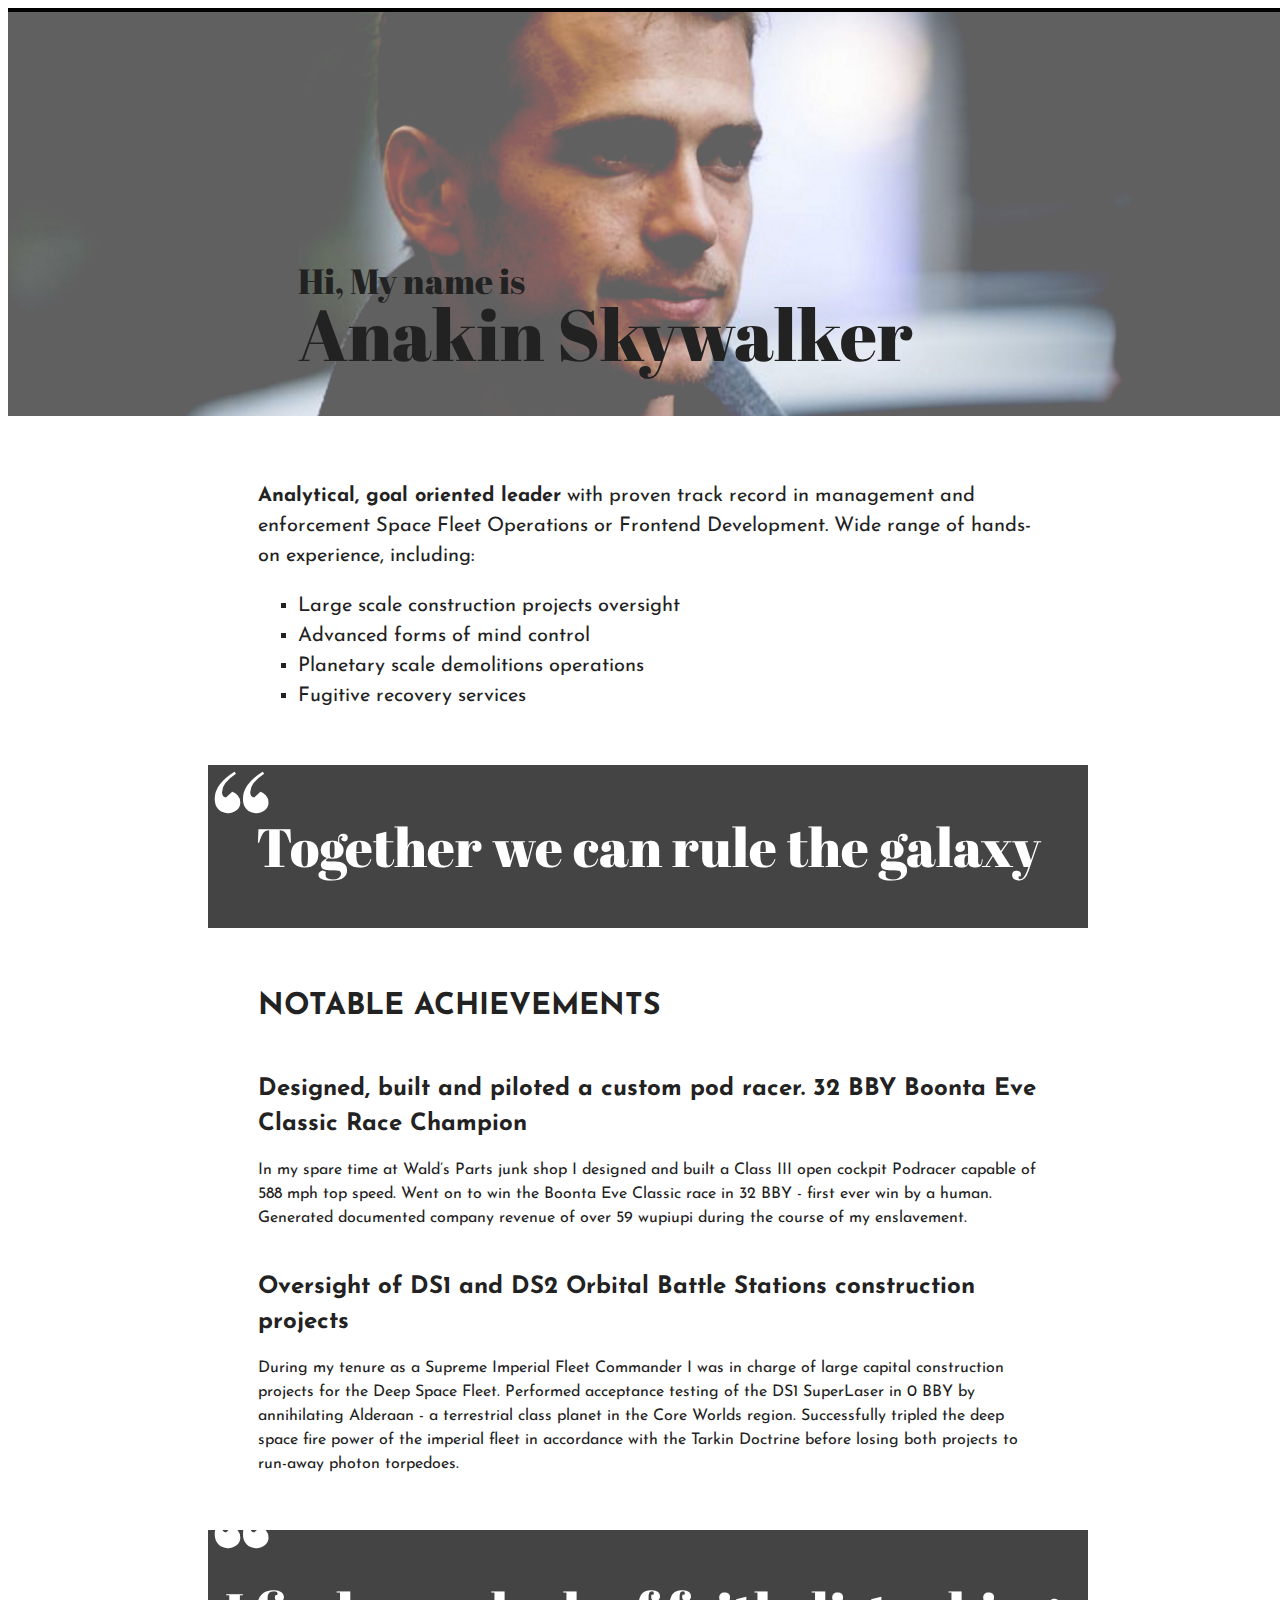
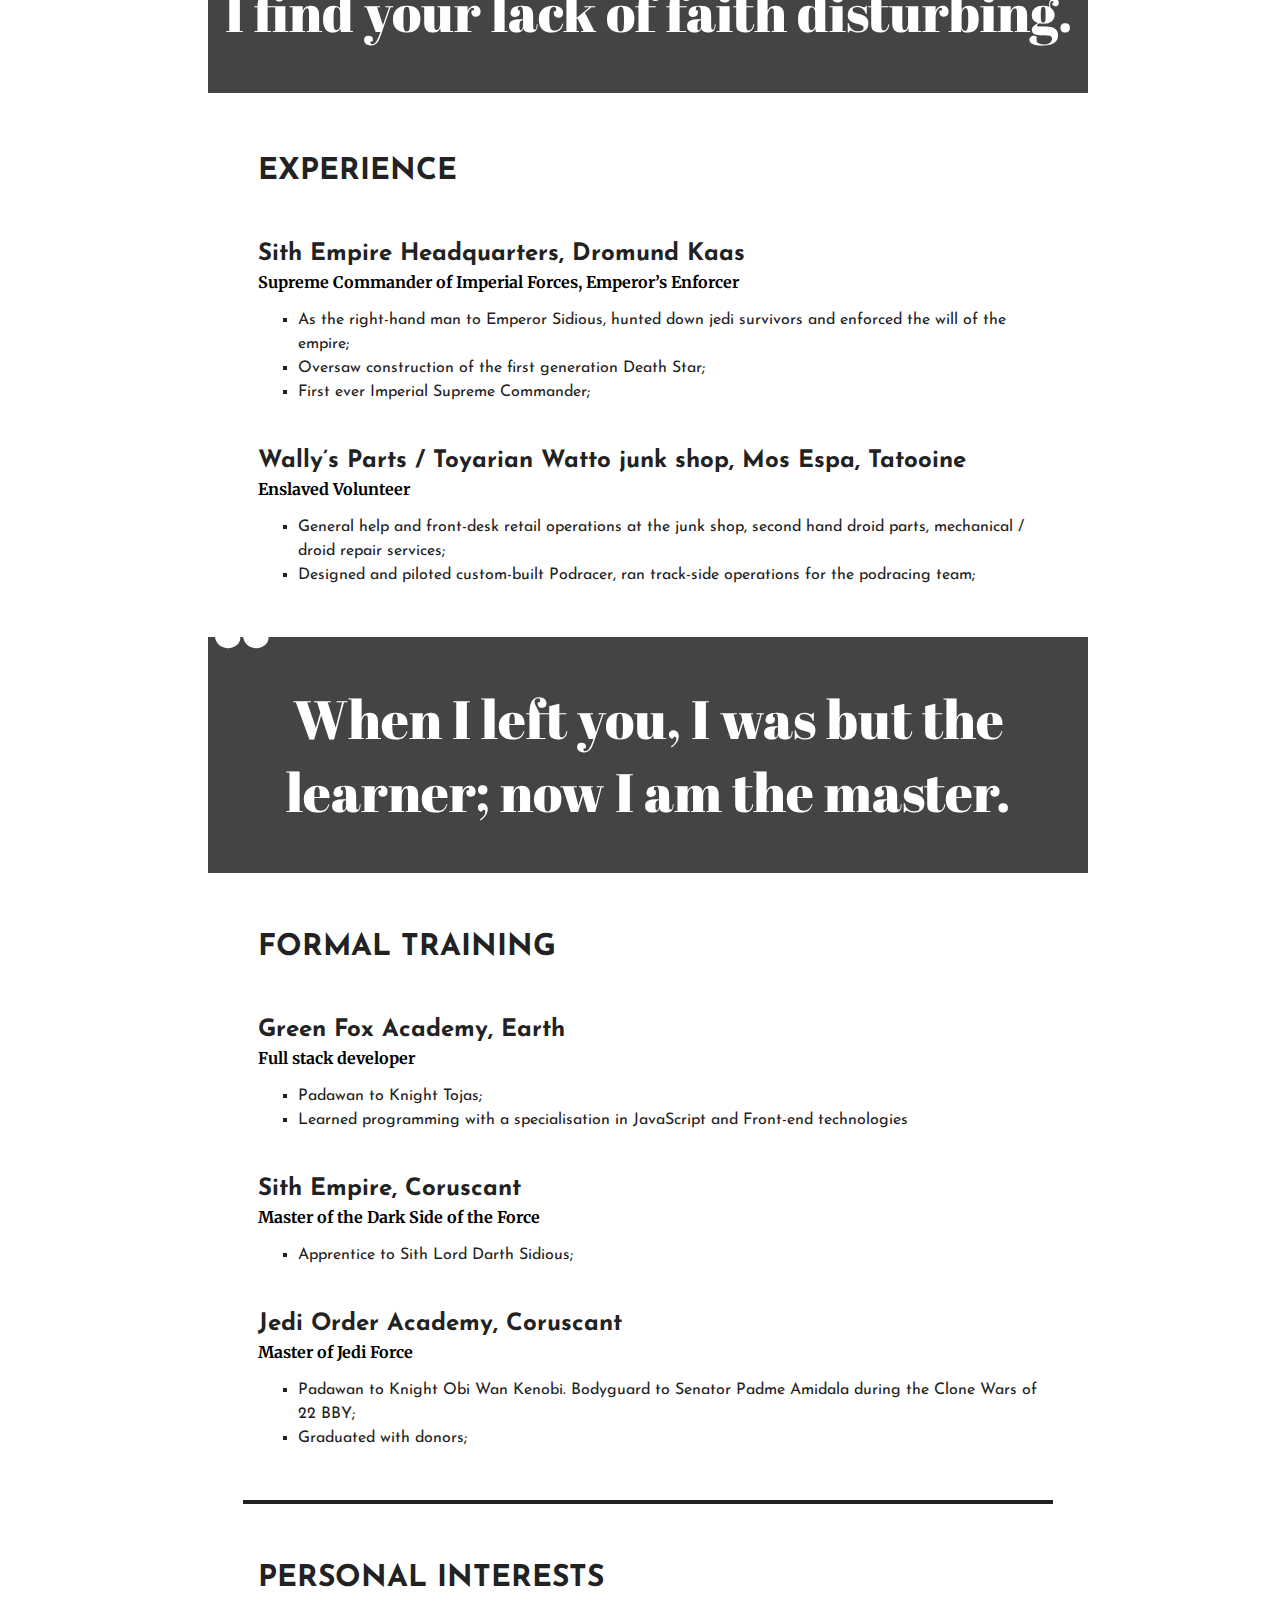
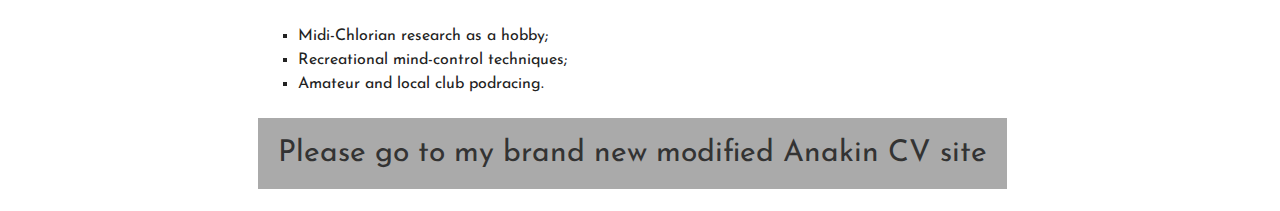
<file: index.html>
<!DOCTYPE html>
<html lang="en" >
<head>
  <meta charset="UTF-8">
  <title>My first website about Anakin </title>
  <link href="https://fonts.googleapis.com/css2?family=Josefin+Sans&display=swap" rel="stylesheet">

<link href="https://fonts.googleapis.com/css2?family=Abril+Fatface&display=swap" rel="stylesheet">

<link href="https://fonts.googleapis.com/css2?family=Merriweather:ital@1&display=swap" rel="stylesheet">

<link rel="stylesheet" href="./style.css">

</head>
<body>
<!-- partial:index.partial.html -->
<article class="AnakinCV">
  <header>
    <img src="first-website-header.png" alt="">
    <figcaption><span style="font-size: 35px">Hi, My name is</span><br><span style="font-size: 72px">Anakin Skywalker</span></figcaption>
  </header>
  <main>
    <div class="first_part">
      <p><strong>Analytical, goal oriented leader</strong> with proven track record in management and enforcement Space Fleet Operations or Frontend Development. Wide range of hands-on experience, including:
      </p>
      <ul>
        <li>Large scale construction projects oversight</li>
        <li>Advanced forms of mind control</li>
        <li>Planetary scale demolitions operations</li>
        <li>Fugitive recovery services</li>
      </ul>
    </div>
    <blockquote id="firstquote">Together we can rule the galaxy
    </blockquote>
      <div class="second_part">
        <h1>Notable achievements</h1>
        <h2>Designed, built and piloted a custom pod racer. 32 BBY Boonta Eve Classic Race Champion</h2>
        <p>In my spare time at Wald’s Parts junk shop I designed and built a Class III open cockpit Podracer capable of 588 mph top speed. Went on to win the Boonta Eve Classic race in 32 BBY - first ever win by a human. Generated documented company revenue of over 59 wupiupi during the course of my enslavement.</p>
        <h2>Oversight of DS1 and DS2 Orbital Battle Stations construction projects</h2>
        <p>During my tenure as a Supreme Imperial Fleet Commander I was in charge of large capital construction projects for the Deep Space Fleet. Performed acceptance testing of the DS1 SuperLaser in 0 BBY by annihilating Alderaan - a terrestrial class planet in the Core Worlds region. Successfully tripled the deep space fire power of the imperial fleet in accordance with the Tarkin Doctrine before losing both projects to run-away photon torpedoes.</p>        
    </div>
    <blockquote id="secondquote">I find your lack of faith disturbing.</blockquote>
    <div class="third_part">
      <h1>Experience</h1>
      <h2>Sith Empire Headquarters, Dromund Kaas</h2>
      <h3>Supreme Commander of Imperial Forces, Emperor’s Enforcer</h3>
      <ul>
        <li>As the right-hand man to Emperor Sidious, hunted down jedi survivors and enforced the will of the empire;</li>
        <li>Oversaw construction of the first generation Death Star;</li>
        <li>First ever Imperial Supreme Commander;</li>
      </ul>
      <h2>Wally’s Parts / Toyarian Watto junk shop, Mos Espa, Tatooine</h2>
      <h3>Enslaved Volunteer</h3>
      <ul>
        <li>General help and front-desk retail operations at the junk shop, second hand droid parts, mechanical / droid repair services;</li>
        <li>Designed and piloted custom-built Podracer, ran track-side operations for the podracing team;</li>
      </ul>
    </div>
    <blockqoute id="thirdqoute">When I left you, I was but the learner; now I am the master.</blockqoute>
    <div class="fourth_part">
      <h1>Formal training</h1>
      <h2>Green Fox Academy, Earth</h2>
      <h3>Full stack developer</h3>
      <ul>
        <li>Padawan to Knight Tojas;</li>
        <li>Learned programming with a specialisation in JavaScript and Front-end technologies</li>
      </ul>
      <h2>Sith Empire, Coruscant</h2>
      <h3>Master of the Dark Side of the Force</h3>
      <ul>
        <li>Apprentice to Sith Lord Darth Sidious;</li>
      </ul>
      <h2>Jedi Order Academy, Coruscant</h2>
      <h3>Master of Jedi Force</h3>
      <ul>
        <li>Padawan to Knight Obi Wan Kenobi. Bodyguard to Senator Padme Amidala during the Clone Wars of 22 BBY;</li>
        <li>Graduated with donors;</li>
      </ul>
    </div>
    <hr>
    <footer>
      <h1>Personal interests</h1>
      <ul>
        <li>Midi-Chlorian research as a hobby;</li>
        <li>Recreational mind-control techniques;</li>
        <li>Amateur and local club podracing.</li>
      </ul>
      <div class="next">
      <a href="./modana.html">Please go to my brand new modified Anakin CV site</a>
      </div>
    </footer>
  </main>
     
  </article>
<!-- partial -->
  
</body>
</html>
</file>
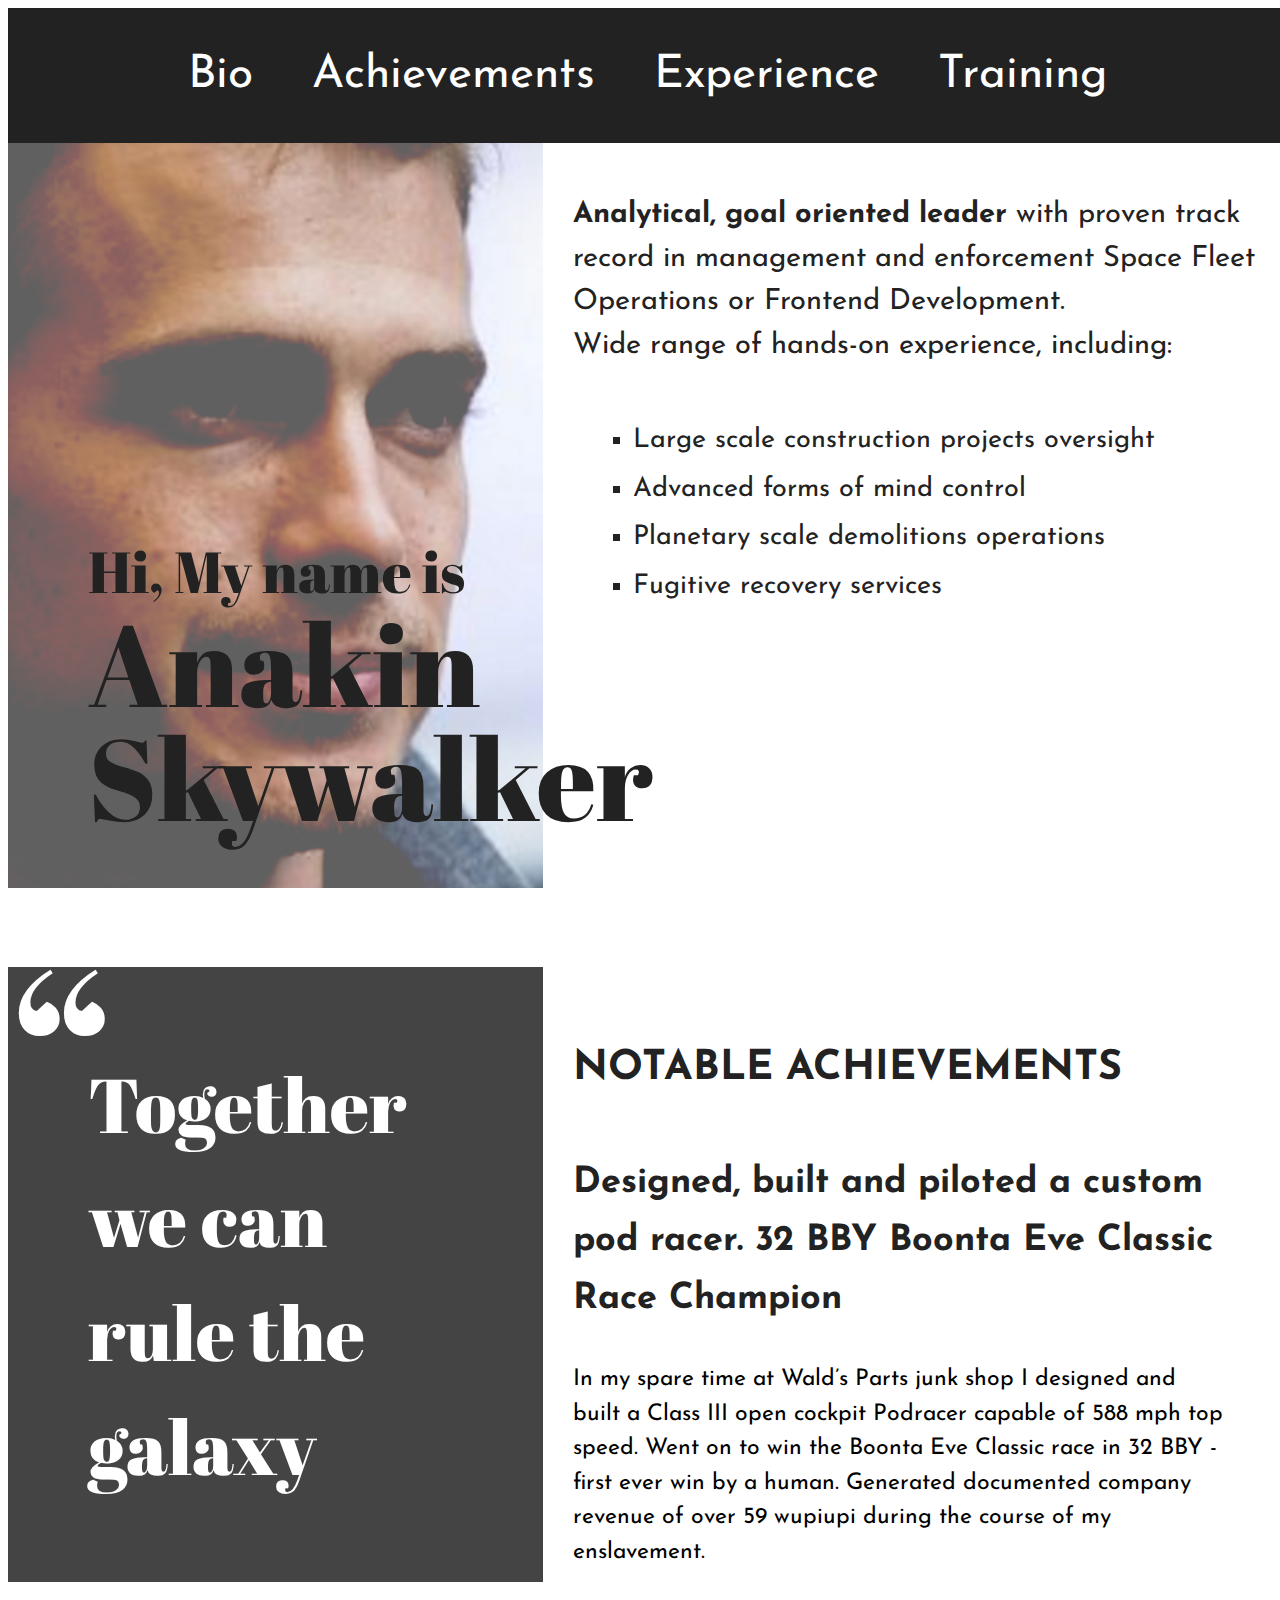
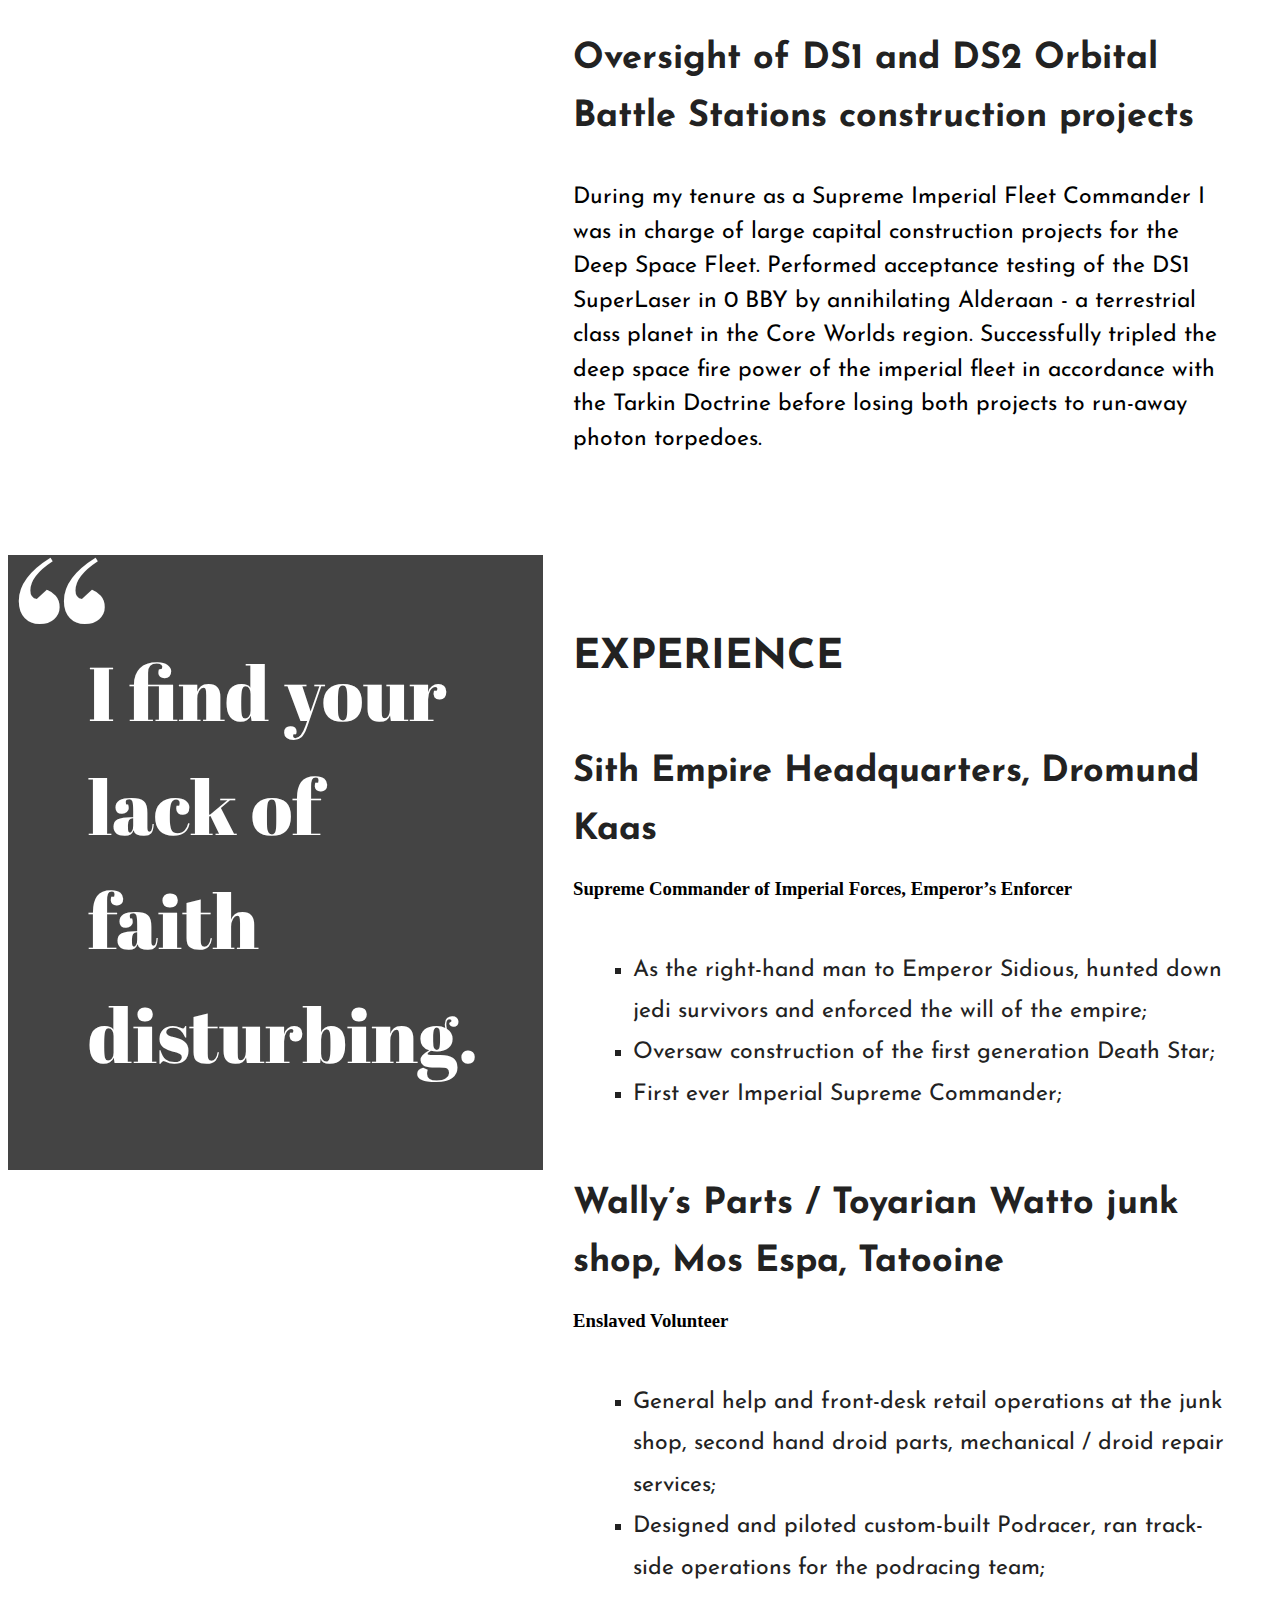
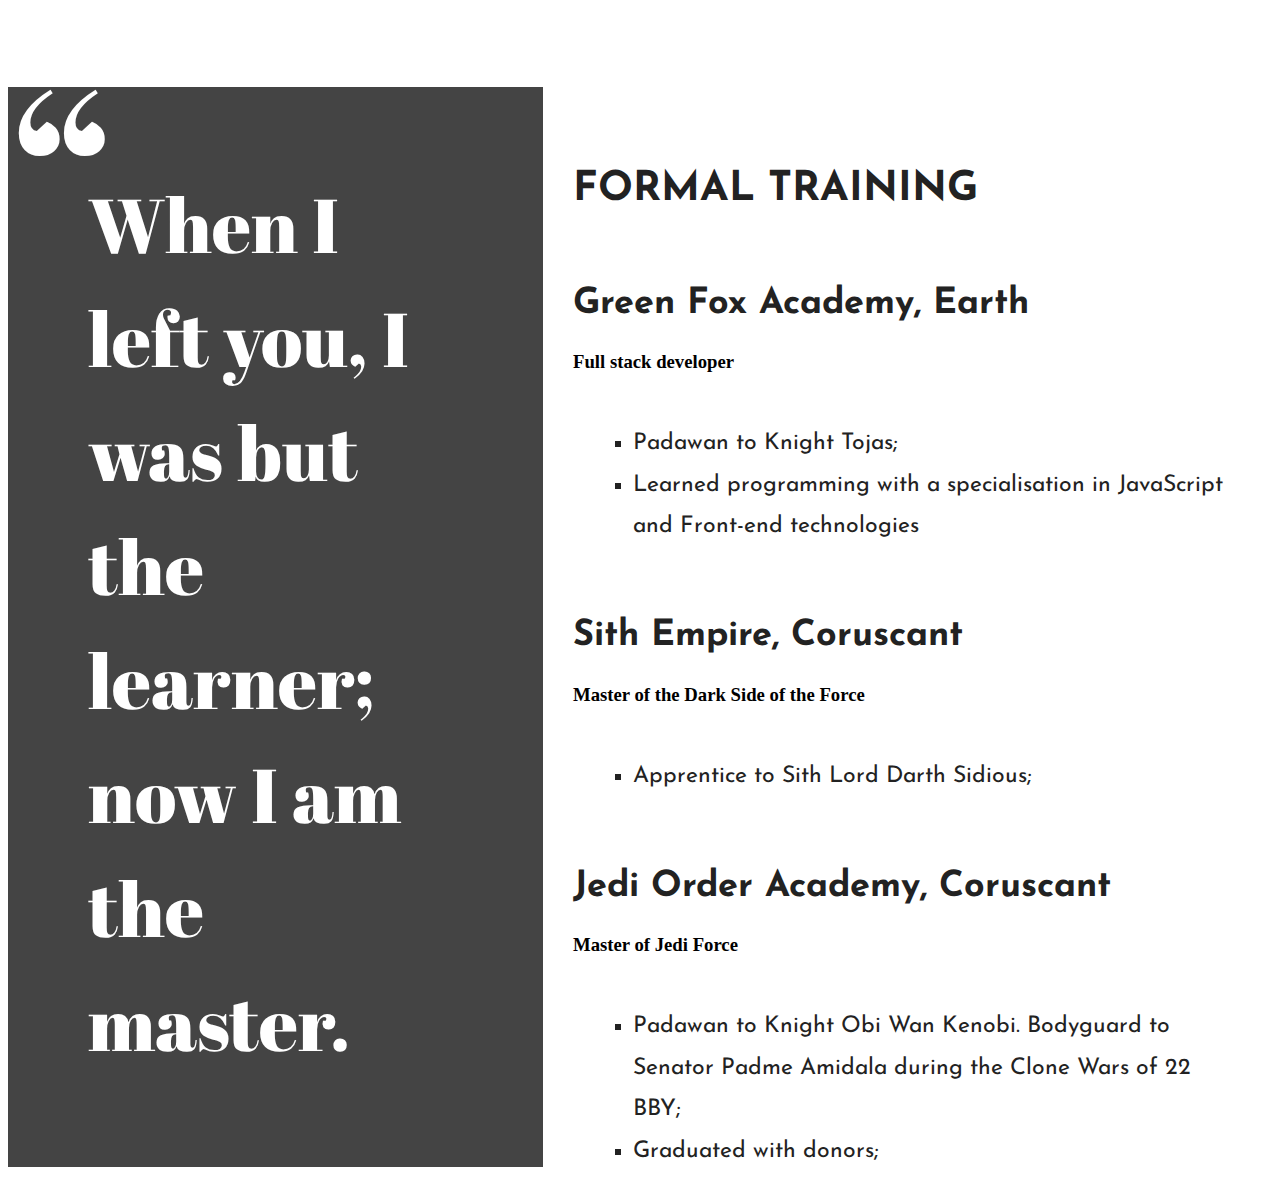
<file: modana.html>
<!DOCTYPE html>
<html lang="en" >
<head>
  <meta charset="UTF-8">
  <title>Modified Anakin </title>
  <link href="https://fonts.googleapis.com/css2?family=Josefin+Sans&display=swap" rel="stylesheet">

<link href="https://fonts.googleapis.com/css2?family=Abril+Fatface&display=swap" rel="stylesheet">

<link href="https://fonts.googleapis.com/css2?family=Merriweather:ital@1&display=swap" rel="stylesheet">

<link rel="stylesheet" href="./modana_style.css">

</head>
<body>
<!-- partial:index.partial.html -->
<main class="AnakinCV">
  <header>
    <a href="#sec1">Bio</a>
    <a href="#sec2">Achievements</a>
    <a href="#sec3">Experience</a>
    <a href="#sec4">Training</a>
  </header>
  <section class="section1" id="sec1">
    <div class="pic">
      <img class="cropped" src="first-website-header.png" alt="Anakin Skywalker">
      <figcaption><span style="font-size: 58px">Hi, My name is</span><br><span style="font-size: 115px">Anakin Skywalker</span></figcaption>
    </div>
    <div class="Bio">
      <article><strong>Analytical, goal oriented leader</strong> with proven track record in management and enforcement Space Fleet Operations or Frontend Development. <br> Wide range of hands-on experience, including:
      </article>
      <ul id="biolist">
        <li>Large scale construction projects oversight</li>
        <li>Advanced forms of mind control</li>
        <li>Planetary scale demolitions operations</li>
        <li>Fugitive recovery services</li>
      </ul>
    </div>
  </section>
  <section class="section2" id="sec2">
    <div class="q1">
      <blockquote class="quote1" id="quote1">Together <br> we can <br> rule the <br> galaxy
      </blockquote>
    </div>
    <div class="achievements">
      <h1>Notable achievements</h1>
      <h2>Designed, built and piloted a custom pod racer. 32 BBY Boonta Eve Classic Race Champion</h2>
      <p>In my spare time at Wald’s Parts junk shop I designed and built a Class III open cockpit Podracer capable of 588 mph top speed. Went on to win the Boonta Eve Classic race in 32 BBY - first ever win by a human. Generated documented company revenue of over 59 wupiupi during the course of my enslavement.</p>
      <h2>Oversight of DS1 and DS2 Orbital Battle Stations construction projects</h2>
      <p>During my tenure as a Supreme Imperial Fleet Commander I was in charge of large capital construction projects for the Deep Space Fleet. Performed acceptance testing of the DS1 SuperLaser in 0 BBY by annihilating Alderaan - a terrestrial class planet in the Core Worlds region. Successfully tripled the deep space fire power of the imperial fleet in accordance with the Tarkin Doctrine before losing both projects to run-away photon torpedoes.</p>
    </div>
  </section>
  <section class="section3" id="sec3">
    <div class="q2">
      <blockquote class="quote2" id="quote2">I find your lack of <br>faith disturbing.</blockquote>
    </div>
    <div class="Experience">
      <h1>Experience</h1>
      <h2>Sith Empire Headquarters, Dromund Kaas</h2>
      <h3>Supreme Commander of Imperial Forces, Emperor’s Enforcer</h3>
      <ul>
        <li>As the right-hand man to Emperor Sidious, hunted down jedi survivors and enforced the will of the empire;</li>
        <li>Oversaw construction of the first generation Death Star;</li>
        <li>First ever Imperial Supreme Commander;</li>
      </ul>
      <h2>Wally’s Parts / Toyarian Watto junk shop, Mos Espa, Tatooine</h2>
      <h3>Enslaved Volunteer</h3>
      <ul>
        <li>General help and front-desk retail operations at the junk shop, second hand droid parts, mechanical / droid repair services;</li>
        <li>Designed and piloted custom-built Podracer, ran track-side operations for the podracing team;</li>
      </ul>
    </div>
  </section>
  <section class="section4" id="sec4">
    <div class="q4">
      <blockqoute class="quote3" id="quote3">When I <br>left you, I was but <br>the <br>learner; <br>now I am <br>the <br>master.</blockqoute>
    </div>
    <div class="train">
      <h1>Formal training</h1>
      <h2>Green Fox Academy, Earth</h2>
      <h3>Full stack developer</h3>
      <ul>
        <li>Padawan to Knight Tojas;</li>
        <li>Learned programming with a specialisation in JavaScript and Front-end technologies</li>
      </ul>
      <h2>Sith Empire, Coruscant</h2>
      <h3>Master of the Dark Side of the Force</h3>
      <ul>
        <li>Apprentice to Sith Lord Darth Sidious;</li>
      </ul>
      <h2>Jedi Order Academy, Coruscant</h2>
      <h3>Master of Jedi Force</h3>
      <ul>
        <li>Padawan to Knight Obi Wan Kenobi. Bodyguard to Senator Padme Amidala during the Clone Wars of 22 BBY;</li>
        <li>Graduated with donors;</li>
      </ul>
    </div>
  </section>
</main>
<!-- partial -->
  
</body>
</html>
</file>
<file: style.css>
.AnakinCV {
  width: 1280px;
  margin-left: auto;
  margin-right: auto;
}
header {
  background: black;
  display: flex;
  position: relative;
}
img {
  width: 100%;
  margin-top: 4px;
}
figcaption {
  font-family: "Abril Fatface", cursive;
  color: #222;
  width: 700px;
  position: absolute;
  left: 290px;
  top: 250px;
  line-height: 45px;
}
p {
  font-family: "Josefin Sans", sans-serif;
  color:  #222;
}
ul {
  font-family: "Josefin Sans", sans-serif;
  color:  #222;
}
.first_part {
  width: 780px;
  margin-left: auto;
  margin-right: auto;
  font-size: 20px;
  margin-top: 65px;
  line-height: 30px;
  color:  #222;
}
.second_part {
  width: 780px;
  margin-left: auto;
  margin-right: auto;
}
.third_part {
  width: 780px;
  margin-left: auto;
  margin-right: auto;
}
.fourth_part {
  width: 780px;
  margin-left: auto;
  margin-right: auto;
}
h1 {
  font-family: "Josefin Sans", sans-serif;
  text-transform: uppercase;
  font-size: 30px;
  line-height: 50px;
  color:  #222;
}
h2 {
  font-family: "Josefin Sans", sans-serif;
  line-height: 35px;
  margin-top: 40px;
  margin-bottom: 0;
  color:  #222;
}
p {
  line-height: 1.5em;
}
li {
  list-style-type: square;
}
main {
  position: relative;
}
#firstquote::before {
  content: "\201C";
  position: absolute;
  left: 200px;
  top: 245px;
  font-size: 150px;
}
#firstquote {
  font-family: "Abril Fatface", cursive;
  font-size: 54px;
  background: #444;
  color: white;
  width: 880px;
  margin-left: auto;
  margin-right: auto;
  padding-top: 45px;
  padding-bottom: 45px;
  display: flex;
  justify-content: center;
  align-items: center;
}
#secondquote {
  font-family: "Abril Fatface", cursive;
  font-size: 54px;
  background: #444;
  color: white;
  width: 880px;
  margin-left: auto;
  margin-right: auto;
  padding-top: 45px;
  padding-bottom: 45px;
  display: flex;
  justify-content: space-around;
  align-items: center;
}
#secondquote::before {
  content: "\201C";
  position: absolute;
  left: 200px;
  top: 980px;
  font-size: 150px;
}
h3 {
  font-family: 'Merriweather', serif;
  line-height: normal;
  font-size: 16px;
  margin-top: 0;
}
li {
  line-height: 1.5em;
}
#thirdqoute {
  font-family: "Abril Fatface", cursive;
  font-size: 54px;
  background: #444;
  color: white;
  width: 880px;
  margin-left: auto;
  margin-right: auto;
  margin-top: 50px;
  margin-bottom: 50px;
  padding-top: 45px;
  padding-bottom: 45px;
  display: flex;
/*   justify-content: center; */
/*   align-items: center; */
  text-align: center;
}
#thirdqoute::before {
  content: "\201C";
  position: absolute;
  left: 200px;
  top: 1680px;
  font-size: 150px;
}
hr {
 height: 4px;
 border-width: 0px;
 background-color: #222;
   width: 810px;
  margin-left: auto;
  margin-right: auto;
  margin-top: 50px;
  margin-bottom: 50px;
}
footer {
  width: 780px;
  margin-left: auto;
  margin-right: auto;
}
.next {
  margin-top: 40px;
  margin-bottom: 40px;
}
a {
  font-family: "Josefin Sans", sans-serif;
  line-height: 35px;
  font-size: 30px;
  color: #333; 
  text-decoration: none;
  background: #aaaaaa;
  padding: 20px;
  }
</file>
<file: modana_style.css>
.AnakinCV {
  width: 1280px;
  margin-left: auto;
  margin-right: auto;
}
header {
  background: #222;
  height: 135px;
  display: flex;
  align-items: center;
  justify-content: center;
  padding-left: 150px;
  padding-right: 150px;
}
a {
  font-family: "Josefin Sans", sans-serif;
  font-size: 46px;
  color: white;
  display: block;
  text-decoration: none;
  margin: auto;
}
.cropped {
  width: 535px;
  height: 745px;
  object-fit: cover;
  object-position: 50% 0;
}
.section1 {
  position: relative;
  display: flex;
  flex-direction: raw;
}
.section2 {
  position: relative;
  display: flex;
  flex-direction: raw;
  margin-top: 75px;
}
.section3 {
  position: relative;
  display: flex;
  flex-direction: raw;
  margin-top: 75px;
}
.section4 {
  position: relative;
  display: flex;
  flex-direction: raw;
  margin-top: 75px;
}
.Bio {
  margin-left: 30px;
  margin-right: 30px;
  margin-top: 20px;
}
.achievements {
  margin-left: 30px;
  margin-right: 60px;
  margin-top: 50px;
}
.Experience {
  margin-left: 30px;
  margin-right: 60px;
  margin-top: 50px;
}
.train {
  margin-left: 30px;
  margin-right: 60px;
  margin-top: 50px;
}
figcaption {
  font-family: "Abril Fatface", cursive;
  color: #222;
  width: 500px;
  position: absolute;
  left: 80px;
  top: 390px;
  line-height: 76px;
}
article {
  font-family: "Josefin Sans", sans-serif;
  color: #222;
  font-size: 29px;
  line-height: 1.5em;
  margin-top: 30px;
}
#biolist {
  font-family: "Josefin Sans", sans-serif;
  color: #222;
  font-size: 27px;
  margin-left: 20px;
  margin-top: 50px;
}
ul {
  font-family: "Josefin Sans", sans-serif;
  color: #222;
  font-size: 23px;
  margin-left: 20px;
  margin-top: 50px;
}
h1 {
  font-family: "Josefin Sans", sans-serif;
  text-transform: uppercase;
  font-size: 41px;
  line-height: 50px;
  color: #222;
}
h2 {
  font-family: "Josefin Sans", sans-serif;
  font-size: 36px;
  line-height: 58px;
  margin-top: 60px;
  margin-bottom: 0;
  color: #222;
}
p {
  line-height: 1.5em;
  font-family: "Josefin Sans", sans-serif;
  font-size: 23px;
  margin-top: 35px;
}
li {
  list-style-type: square;
  line-height: 1.8em;
}
#quote1::before {
  content: "\201C";
  position: absolute;
  left: 0px;
  top: 35px;
  font-size: 240px;
}
.quote1 {
  width: 455px;
  height: 535px;
  font-family: "Abril Fatface", cursive;
  font-size: 76px;
  line-height: 1.5em;
  background: #444;
  color: white;
  margin: 0;
  padding-left: 80px;
  padding-top: 80px;
  display: flex;
}
#quote2::before {
  content: "\201C";
  position: absolute;
  left: 0px;
  top: 35px;
  font-size: 240px;
}
.quote2 {
  width: 455px;
  height: 535px;
  font-family: "Abril Fatface", cursive;
  font-size: 76px;
  line-height: 1.5em;
  background: #444;
  color: white;
  margin: 0;
  padding-left: 80px;
  padding-top: 80px;
  display: flex;
}
#quote3::before {
  content: "\201C";
  position: absolute;
  left: 0px;
  top: 35px;
  font-size: 240px;
}
.quote3 {
  width: 455px;
  height: 1000px;
  font-family: "Abril Fatface", cursive;
  font-size: 76px;
  line-height: 1.5em;
  background: #444;
  color: white;
  margin: 0;
  padding-left: 80px;
  padding-top: 80px;
  display: flex;
h3 {
  font-family: "Merriweather", serif;
  line-height: normal;
  font-size: 24px;
  margin-top: 0;
}
hr {
  height: 4px;
  border-width: 0px;
  background-color: #222;
  width: 810px;
  margin-left: auto;
  margin-right: auto;
  margin-top: 50px;
  margin-bottom: 50px;
}
footer {
  width: 780px;
  margin-left: auto;
  margin-right: auto;
}
</file>
